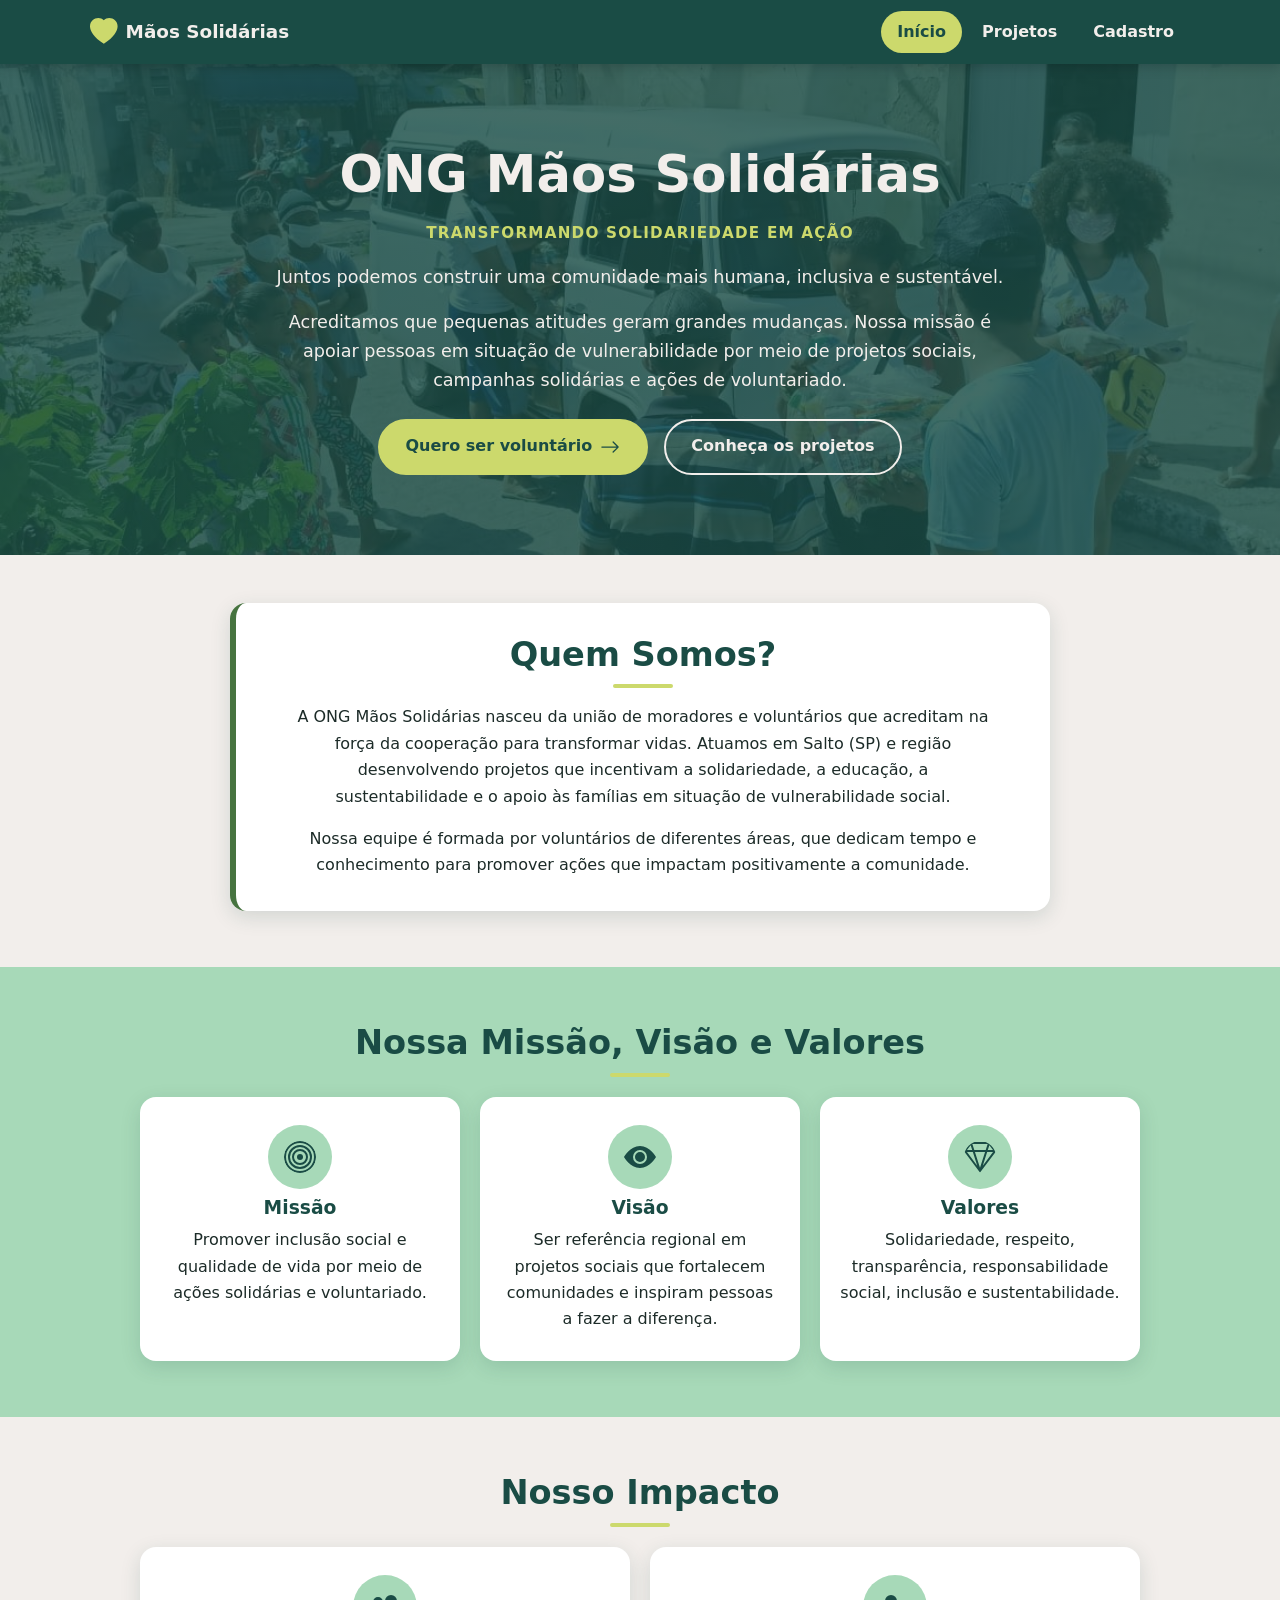
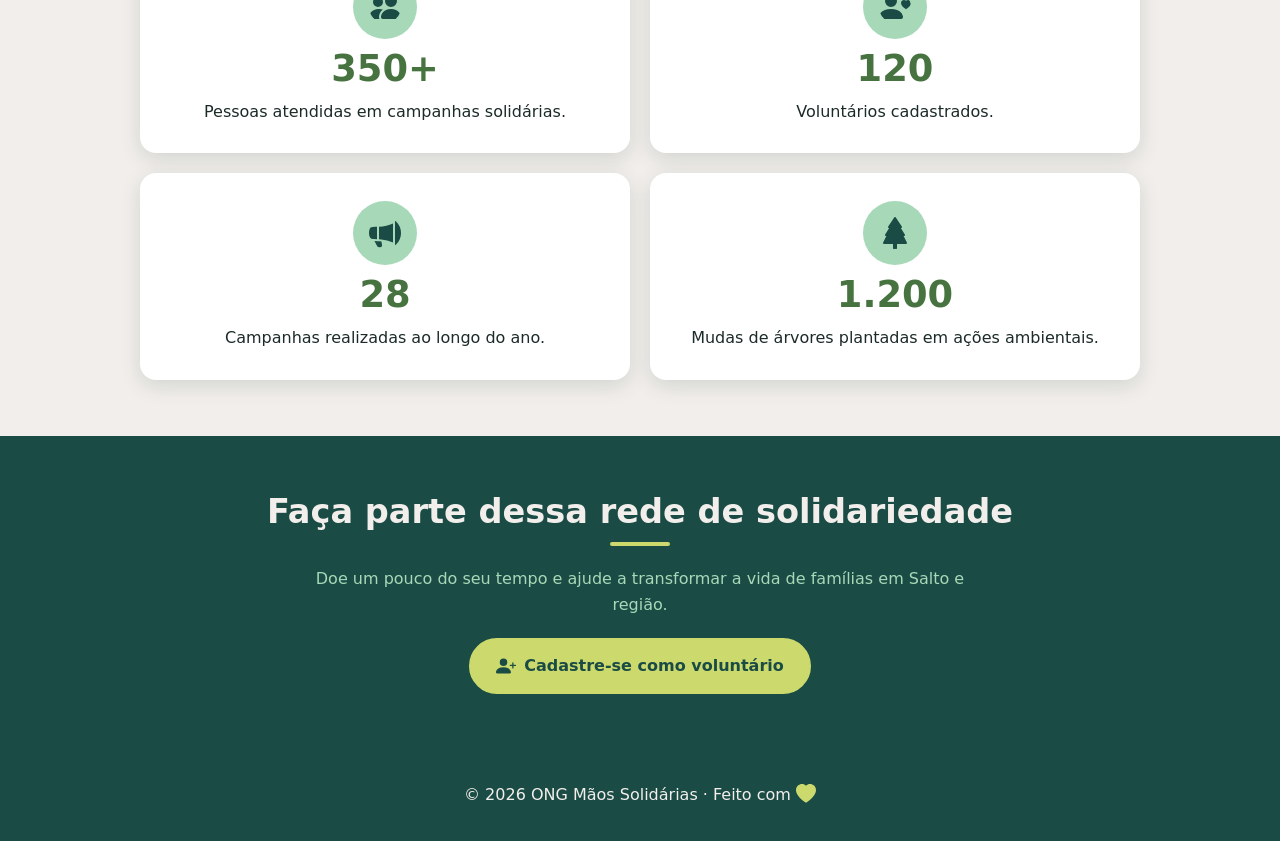
<file: index.html>
<!-- INDEX.HTML -->
<!DOCTYPE html>
<html lang="pt-br">

<head>
    <meta charset="UTF-8">
    <meta name="viewport" content="width=device-width, initial-scale=1.0">
    <title>ONG Mãos Solidárias</title>
    <link rel="stylesheet" href="./CSS/style.css">
    <link rel="stylesheet" href="./CSS/index.css">
</head>

<body>
    <header>
        <nav id="menu">
            <div class="horizontal">
                <a class="logo" href="./index.html"><svg class="icon " viewBox="0 0 16 16" aria-hidden="true"
                        focusable="false" xmlns="http://www.w3.org/2000/svg">
                        <path fill-rule="evenodd"
                            d="M8 1.314C12.438-3.248 23.534 4.735 8 15-7.534 4.736 3.562-3.248 8 1.314" />
                    </svg><span>Mãos Solidárias</span></a>
                <ul>
                    <li><a href="./index.html" aria-current="page">Início</a></li>
                    <li><a href="./projetos.html">Projetos</a></li>
                    <li><a href="./cadastro.html">Cadastro</a></li>
                </ul>
            </div>
        </nav>
    </header>

    <main>
        <!-- Quem somos -->
        <section>
            <div class="centralizado">
                <div class="banner">
                    <div class="cover">
                        <h1>ONG Mãos Solidárias</h1>
                        <p>Transformando solidariedade em ação</p>
                        <p>Juntos podemos construir uma comunidade mais humana, inclusiva e sustentável.</p>
                        <p>Acreditamos que pequenas atitudes geram grandes mudanças. Nossa missão é apoiar pessoas em
                            situação de vulnerabilidade por meio de projetos sociais, campanhas solidárias e ações de
                            voluntariado.</p>
                        <div class="hero-actions"><a class="btn" href="./cadastro.html">Quero ser voluntário <svg
                                    class="icon " viewBox="0 0 16 16" aria-hidden="true" focusable="false"
                                    xmlns="http://www.w3.org/2000/svg">
                                    <path fill-rule="evenodd"
                                        d="M1 8a.5.5 0 0 1 .5-.5h11.793l-3.147-3.146a.5.5 0 0 1 .708-.708l4 4a.5.5 0 0 1 0 .708l-4 4a.5.5 0 0 1-.708-.708L13.293 8.5H1.5A.5.5 0 0 1 1 8" />
                                </svg></a><a class="btn btn--outline" href="./projetos.html">Conheça os projetos</a>
                        </div>
                    </div>
                </div>

                <div class="quem-somos">
                    <h2>Quem Somos?</h2>
                    <p>A ONG Mãos Solidárias nasceu da união de moradores e voluntários que acreditam na força da
                        cooperação para transformar vidas. Atuamos em Salto (SP) e região desenvolvendo projetos que
                        incentivam a solidariedade, a educação, a sustentabilidade e o apoio às famílias em situação de
                        vulnerabilidade social.</p>
                    <p>Nossa equipe é formada por voluntários de diferentes áreas, que dedicam tempo e conhecimento para
                        promover ações que impactam positivamente a comunidade.</p>
                </div>
            </div>
        </section>

        <!-- Missão -->
        <section>
            <div class="centralizado">
                <h2>Nossa Missão, Visão e Valores</h2>

                <div class="column">
                    <div class="card">
                        <svg class="icon svg-card" viewBox="0 0 16 16" aria-hidden="true" focusable="false"
                            xmlns="http://www.w3.org/2000/svg">
                            <path d="M8 15A7 7 0 1 1 8 1a7 7 0 0 1 0 14m0 1A8 8 0 1 0 8 0a8 8 0 0 0 0 16" />
                            <path d="M8 13A5 5 0 1 1 8 3a5 5 0 0 1 0 10m0 1A6 6 0 1 0 8 2a6 6 0 0 0 0 12" />
                            <path d="M8 11a3 3 0 1 1 0-6 3 3 0 0 1 0 6m0 1a4 4 0 1 0 0-8 4 4 0 0 0 0 8" />
                            <path d="M9.5 8a1.5 1.5 0 1 1-3 0 1.5 1.5 0 0 1 3 0" />
                        </svg>
                        <h3>Missão</h3>
                        <p>Promover inclusão social e qualidade de vida por meio de ações solidárias e voluntariado.</p>
                    </div>

                    <div class="card">
                        <svg class="icon svg-card" viewBox="0 0 16 16" aria-hidden="true" focusable="false"
                            xmlns="http://www.w3.org/2000/svg">
                            <path d="M10.5 8a2.5 2.5 0 1 1-5 0 2.5 2.5 0 0 1 5 0" />
                            <path
                                d="M0 8s3-5.5 8-5.5S16 8 16 8s-3 5.5-8 5.5S0 8 0 8m8 3.5a3.5 3.5 0 1 0 0-7 3.5 3.5 0 0 0 0 7" />
                        </svg>
                        <h3>Visão</h3>
                        <p>Ser referência regional em projetos sociais que fortalecem comunidades e inspiram pessoas a
                            fazer a diferença.</p>
                    </div>

                    <div class="card">
                        <svg class="icon svg-card" viewBox="0 0 16 16" aria-hidden="true" focusable="false"
                            xmlns="http://www.w3.org/2000/svg">
                            <path
                                d="M3.1.7a.5.5 0 0 1 .4-.2h9a.5.5 0 0 1 .4.2l2.976 3.974c.149.185.156.45.01.644L8.4 15.3a.5.5 0 0 1-.8 0L.1 5.3a.5.5 0 0 1 0-.6zm11.386 3.785-1.806-2.41-.776 2.413zm-3.633.004.961-2.989H4.186l.963 2.995zM5.47 5.495 8 13.366l2.532-7.876zm-1.371-.999-.78-2.422-1.818 2.425zM1.499 5.5l5.113 6.817-2.192-6.82zm7.889 6.817 5.123-6.83-2.928.002z" />
                        </svg>
                        <h3>Valores</h3>
                        <p>Solidariedade, respeito, transparência, responsabilidade social, inclusão e sustentabilidade.
                        </p>
                    </div>
                </div>
            </div>
        </section>

        <!-- Impactos -->
        <section>
            <div class="centralizado">
                <h2>Nosso Impacto</h2>

                <div class="grid">
                    <div class="card">
                        <svg class="icon svg-card" viewBox="0 0 16 16" aria-hidden="true" focusable="false"
                            xmlns="http://www.w3.org/2000/svg">
                            <path
                                d="M7 14s-1 0-1-1 1-4 5-4 5 3 5 4-1 1-1 1zm4-6a3 3 0 1 0 0-6 3 3 0 0 0 0 6m-5.784 6A2.24 2.24 0 0 1 5 13c0-1.355.68-2.75 1.936-3.72A6.3 6.3 0 0 0 5 9c-4 0-5 3-5 4s1 1 1 1zM4.5 8a2.5 2.5 0 1 0 0-5 2.5 2.5 0 0 0 0 5" />
                        </svg>
                        <h3>350+</h3>
                        <p>Pessoas atendidas em campanhas solidárias.</p>
                    </div>

                    <div class="card">
                        <svg class="icon svg-card" viewBox="0 0 16 16" aria-hidden="true" focusable="false"
                            xmlns="http://www.w3.org/2000/svg">
                            <path
                                d="M9 5a3 3 0 1 1-6 0 3 3 0 0 1 6 0m-9 8c0 1 1 1 1 1h10s1 0 1-1-1-4-6-4-6 3-6 4m13.5-8.09c1.387-1.425 4.855 1.07 0 4.277-4.854-3.207-1.387-5.702 0-4.276Z" />
                        </svg>
                        <h3>120</h3>
                        <p>Voluntários cadastrados.</p>
                    </div>

                    <div class="card">
                        <svg class="icon svg-card" viewBox="0 0 16 16" aria-hidden="true" focusable="false"
                            xmlns="http://www.w3.org/2000/svg">
                            <path
                                d="M13 2.5a1.5 1.5 0 0 1 3 0v11a1.5 1.5 0 0 1-3 0zm-1 .724c-2.067.95-4.539 1.481-7 1.656v6.237a25 25 0 0 1 1.088.085c2.053.204 4.038.668 5.912 1.56zm-8 7.841V4.934c-.68.027-1.399.043-2.008.053A2.02 2.02 0 0 0 0 7v2c0 1.106.896 1.996 1.994 2.009l.496.008a64 64 0 0 1 1.51.048m1.39 1.081q.428.032.85.078l.253 1.69a1 1 0 0 1-.983 1.187h-.548a1 1 0 0 1-.916-.599l-1.314-2.48a66 66 0 0 1 1.692.064q.491.026.966.06" />
                        </svg>
                        <h3>28</h3>
                        <p>Campanhas realizadas ao longo do ano.</p>
                    </div>

                    <div class="card">
                        <svg class="icon svg-card" viewBox="0 0 16 16" aria-hidden="true" focusable="false"
                            xmlns="http://www.w3.org/2000/svg">
                            <path
                                d="M8.416.223a.5.5 0 0 0-.832 0l-3 4.5A.5.5 0 0 0 5 5.5h.098L3.076 8.735A.5.5 0 0 0 3.5 9.5h.191l-1.638 3.276a.5.5 0 0 0 .447.724H7V16h2v-2.5h4.5a.5.5 0 0 0 .447-.724L12.31 9.5h.191a.5.5 0 0 0 .424-.765L10.902 5.5H11a.5.5 0 0 0 .416-.777z" />
                        </svg>
                        <h3>1.200</h3>
                        <p>Mudas de árvores plantadas em ações ambientais.</p>
                    </div>
                </div>
            </div>
        </section>
        <section class="cta">
            <div class="centralizado">
                <h2>Faça parte dessa rede de solidariedade</h2>
                <p>Doe um pouco do seu tempo e ajude a transformar a vida de famílias em Salto e região.</p><a
                    class="btn" href="./cadastro.html"><svg class="icon " viewBox="0 0 16 16" aria-hidden="true"
                        focusable="false" xmlns="http://www.w3.org/2000/svg">
                        <path d="M1 14s-1 0-1-1 1-4 6-4 6 3 6 4-1 1-1 1zm5-6a3 3 0 1 0 0-6 3 3 0 0 0 0 6" />
                        <path fill-rule="evenodd"
                            d="M13.5 5a.5.5 0 0 1 .5.5V7h1.5a.5.5 0 0 1 0 1H14v1.5a.5.5 0 0 1-1 0V8h-1.5a.5.5 0 0 1 0-1H13V5.5a.5.5 0 0 1 .5-.5" />
                    </svg> Cadastre-se como voluntário</a>
            </div>
        </section>
    </main>

    <footer>
        <p>© 2026 ONG Mãos Solidárias · Feito com <svg class="icon " viewBox="0 0 16 16" aria-hidden="true"
                focusable="false" xmlns="http://www.w3.org/2000/svg">
                <path fill-rule="evenodd" d="M8 1.314C12.438-3.248 23.534 4.735 8 15-7.534 4.736 3.562-3.248 8 1.314" />
            </svg></p>
    </footer>
</body>

</html>
</file>
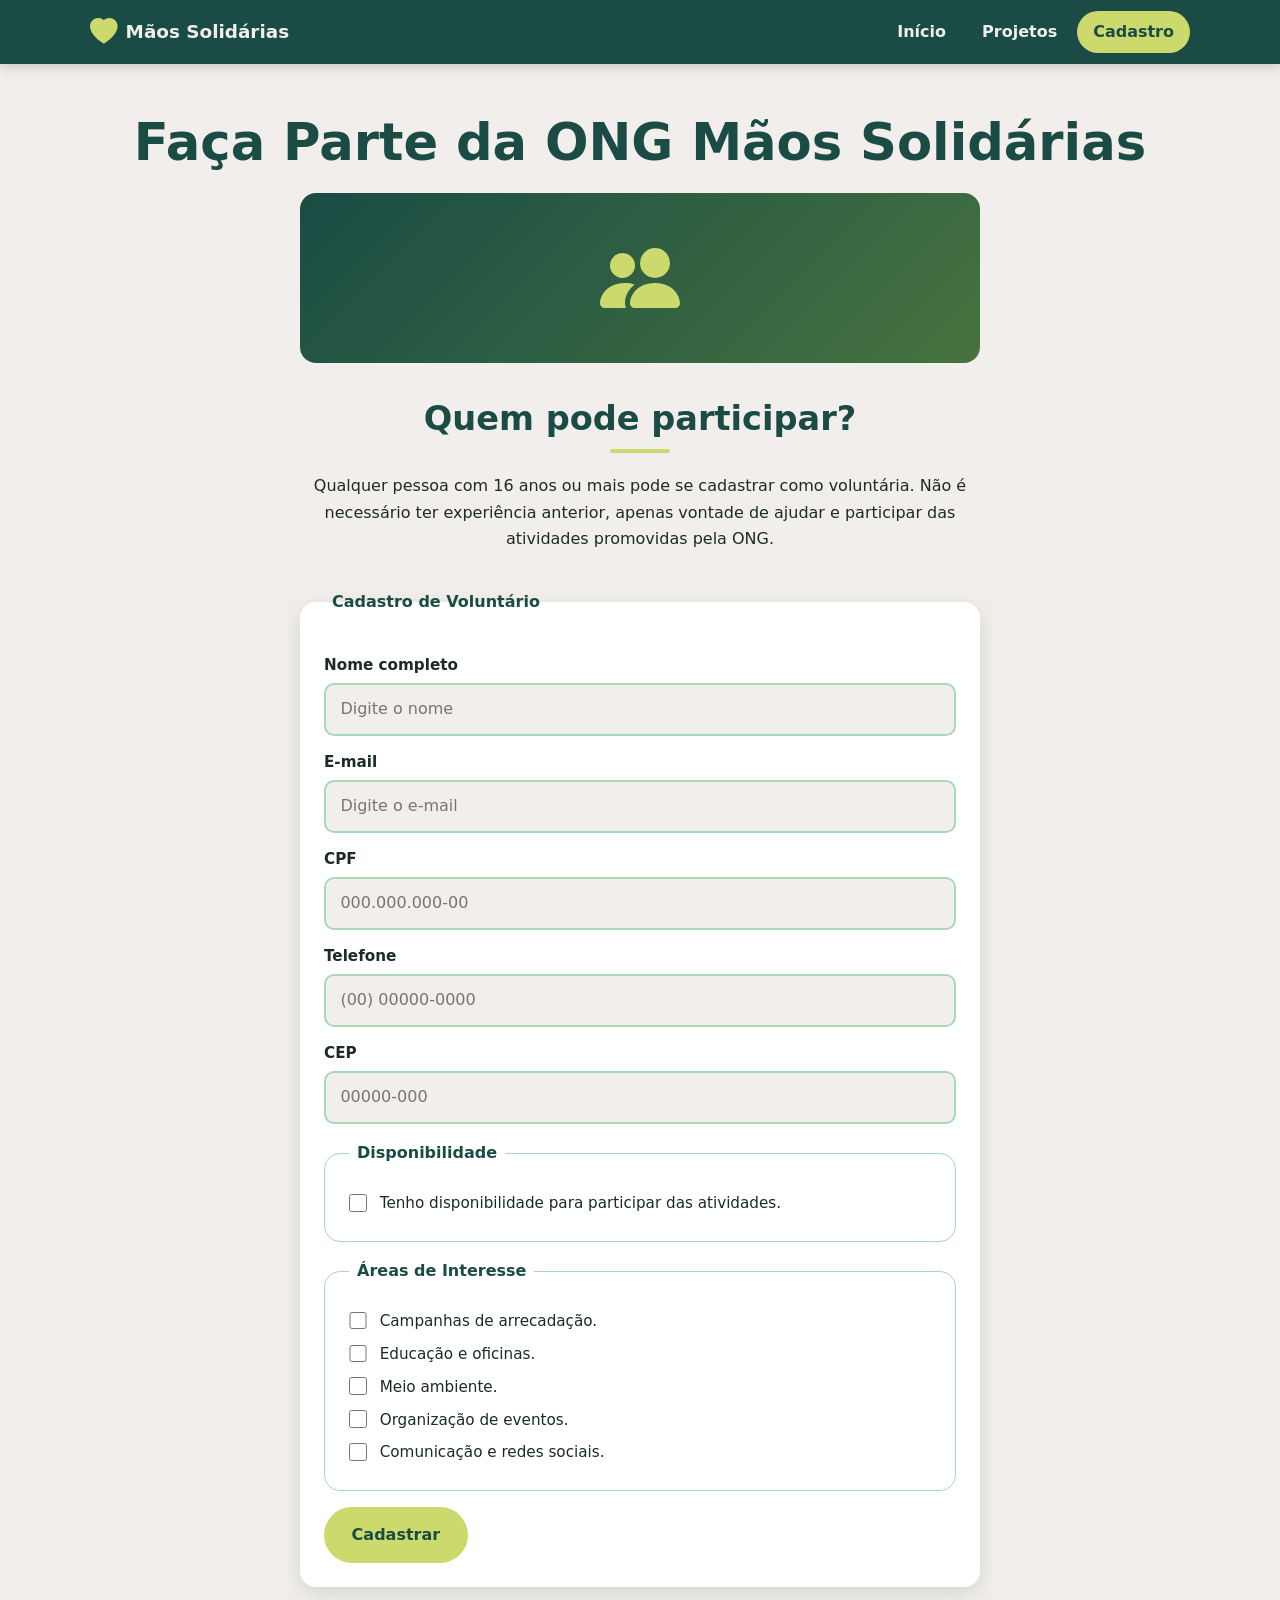
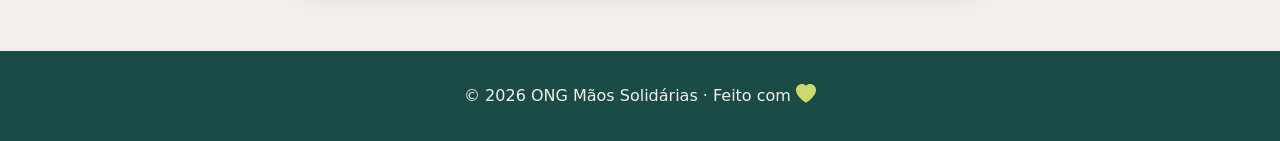
<file: cadastro.html>
<!-- CADASTRO.HTML -->
<!DOCTYPE html>
<html lang="pt-br">

<head>
    <meta charset="UTF-8">
    <meta name="viewport" content="width=device-width, initial-scale=1.0">
    <title>ONG Mãos Solidárias</title>
    <link rel="stylesheet" href="./CSS/style.css">
    <link rel="stylesheet" href="./CSS/cadastro.css">
</head>

<body>
    <header>
        <nav id="menu">
            <div class="horizontal">
                <a class="logo" href="./index.html"><svg class="icon " viewBox="0 0 16 16" aria-hidden="true"
                        focusable="false" xmlns="http://www.w3.org/2000/svg">
                        <path fill-rule="evenodd"
                            d="M8 1.314C12.438-3.248 23.534 4.735 8 15-7.534 4.736 3.562-3.248 8 1.314" />
                    </svg><span>Mãos Solidárias</span></a>
                <ul>
                    <li><a href="./index.html">Início</a></li>
                    <li><a href="./projetos.html">Projetos</a></li>
                    <li><a href="./cadastro.html" aria-current="page">Cadastro</a></li>
                </ul>
            </div>
        </nav>
    </header>

    <main>
        <div class="centralizado">
            <h1>Faça Parte da ONG Mãos Solidárias</h1>
            <div class="banner banner--cadastro" role="img" aria-label="Voluntários da ONG Mãos Solidárias"><svg
                    class="icon " viewBox="0 0 16 16" aria-hidden="true" focusable="false"
                    xmlns="http://www.w3.org/2000/svg">
                    <path
                        d="M7 14s-1 0-1-1 1-4 5-4 5 3 5 4-1 1-1 1zm4-6a3 3 0 1 0 0-6 3 3 0 0 0 0 6m-5.784 6A2.24 2.24 0 0 1 5 13c0-1.355.68-2.75 1.936-3.72A6.3 6.3 0 0 0 5 9c-4 0-5 3-5 4s1 1 1 1zM4.5 8a2.5 2.5 0 1 0 0-5 2.5 2.5 0 0 0 0 5" />
                </svg></div>

            <h2>Quem pode participar?</h2>
            <p>Qualquer pessoa com 16 anos ou mais pode se cadastrar como voluntária. Não é necessário ter experiência
                anterior, apenas vontade de ajudar e participar das atividades promovidas pela ONG.</p>

            <form>
                <fieldset>
                    <legend>Cadastro de Voluntário</legend>

                    <label for="nome">Nome completo</label>
                    <input type="text" id="nome" name="nome" placeholder="Digite o nome" required>

                    <label for="email">E-mail</label>
                    <input type="email" id="email" name="email" placeholder="Digite o e-mail" required>

                    <label for="cpf">CPF</label>
                    <input type="text" id="cpf" name="cpf" placeholder="000.000.000-00"
                        pattern="[0-9]{3}\.[0-9]{3}\.[0-9]{3}-[0-9]{2}" title="Digite o CPF no formato 000.000.000-00"
                        required>

                    <label for="telefone">Telefone</label>
                    <input type="tel" id="telefone" name="telefone" placeholder="(00) 00000-0000"
                        pattern="\([0-9]{2}\) [0-9]{5}-[0-9]{4}" title="Digite o telefone no formato (00) 00000-0000"
                        required>

                    <label for="cep">CEP</label>
                    <input type="text" id="cep" name="cep" placeholder="00000-000" pattern="[0-9]{5}-[0-9]{3}"
                        title="Digite o CEP no formato 00000-000" required>

                    <fieldset>
                        <legend>Disponibilidade</legend>
                        <input type="checkbox" id="disponivel" name="disponivel" required>
                        <label for="disponivel">Tenho disponibilidade para participar das atividades.</label>
                    </fieldset>

                    <fieldset>
                        <legend>Áreas de Interesse</legend>

                        <ul>
                            <li>
                                <input type="checkbox" id="camp-arrecadacao" name="interesses" value="arrecadacao">
                                <label for="camp-arrecadacao">Campanhas de arrecadação.</label>
                            </li>

                            <li>
                                <input type="checkbox" id="ed-of" name="interesses" value="educacao">
                                <label for="ed-of">Educação e oficinas.</label>
                            </li>

                            <li>
                                <input type="checkbox" id="ambiente" name="interesses" value="meio-ambiente">
                                <label for="ambiente">Meio ambiente.</label>
                            </li>

                            <li>
                                <input type="checkbox" id="eventos" name="interesses" value="eventos">
                                <label for="eventos">Organização de eventos.</label>
                            </li>

                            <li>
                                <input type="checkbox" id="redes-sociais" name="interesses" value="comunicacao">
                                <label for="redes-sociais">Comunicação e redes sociais.</label>
                            </li>
                        </ul>
                    </fieldset>

                    <button type="submit">Cadastrar</button>
                </fieldset>
            </form>
        </div>
    </main>

    <footer>
        <p>© 2026 ONG Mãos Solidárias · Feito com <svg class="icon " viewBox="0 0 16 16" aria-hidden="true"
                focusable="false" xmlns="http://www.w3.org/2000/svg">
                <path fill-rule="evenodd" d="M8 1.314C12.438-3.248 23.534 4.735 8 15-7.534 4.736 3.562-3.248 8 1.314" />
            </svg></p>
    </footer>
</body>

</html>
</file>
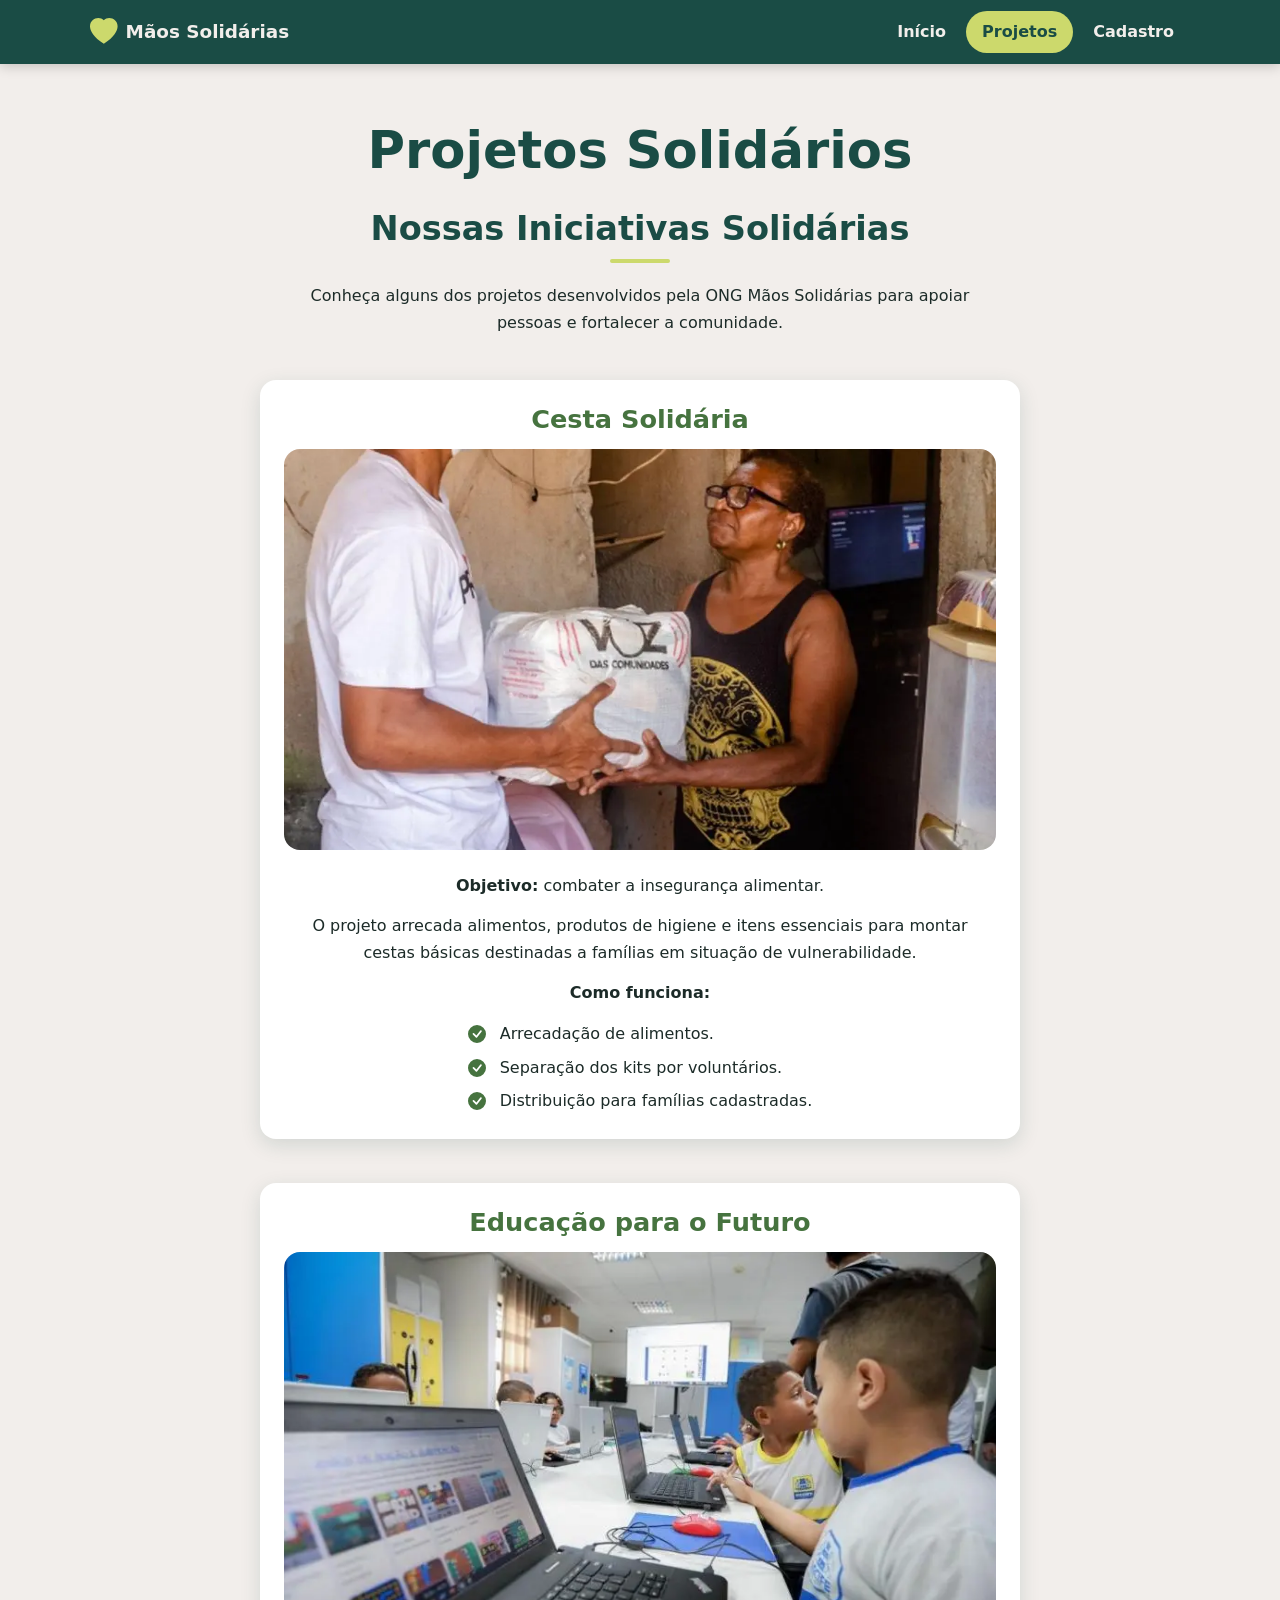
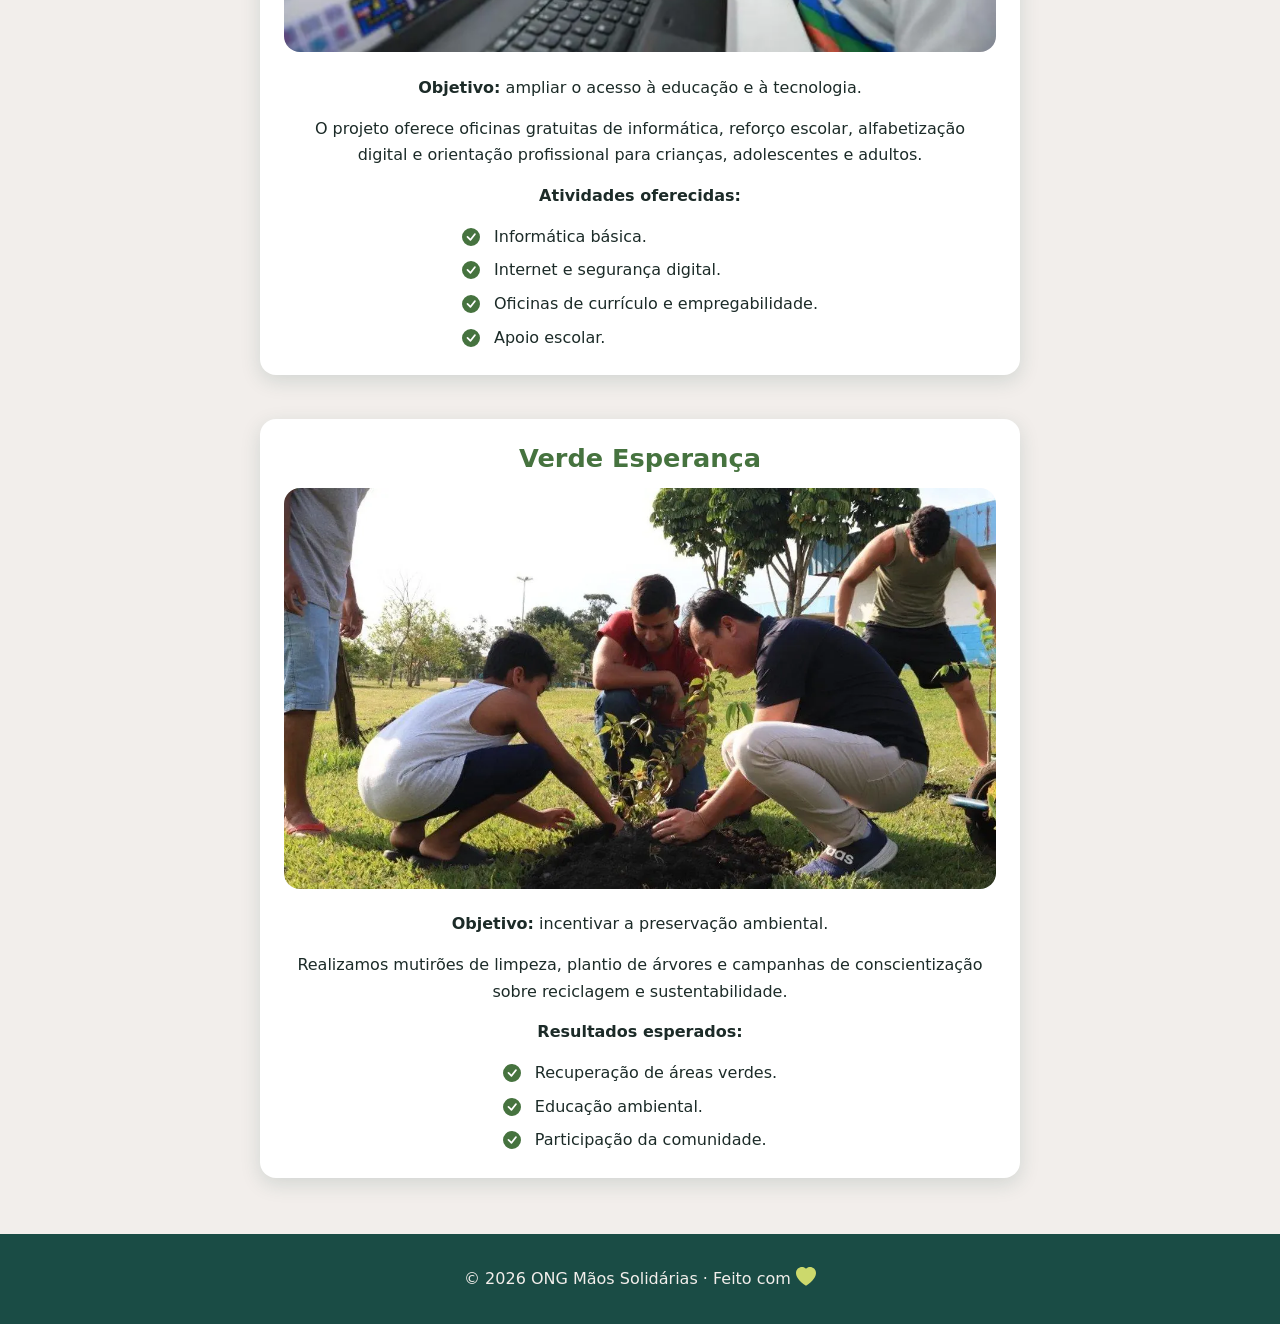
<file: projetos.html>
<!-- PROJETOS.HTML -->
<!DOCTYPE html>
<html lang="pt-br">

<head>
    <meta charset="UTF-8">
    <meta name="viewport" content="width=device-width, initial-scale=1.0">
    <title>ONG Mãos Solidárias</title>
    <link rel="stylesheet" href="./CSS/style.css">
    <link rel="stylesheet" href="./CSS/projetos.css">
</head>

<body>
    <header>
        <nav id="menu">
            <div class="horizontal">
                <a class="logo" href="./index.html"><svg class="icon " viewBox="0 0 16 16" aria-hidden="true"
                        focusable="false" xmlns="http://www.w3.org/2000/svg">
                        <path fill-rule="evenodd"
                            d="M8 1.314C12.438-3.248 23.534 4.735 8 15-7.534 4.736 3.562-3.248 8 1.314" />
                    </svg><span>Mãos Solidárias</span></a>
                <ul>
                    <li><a href="./index.html">Início</a></li>
                    <li><a href="./projetos.html" aria-current="page">Projetos</a></li>
                    <li><a href="./cadastro.html">Cadastro</a></li>
                </ul>
            </div>
        </nav>
    </header>

    <main>
        <section>
            <div class="centralizado">
                <h1>Projetos Solidários</h1>
                <h2>Nossas Iniciativas Solidárias</h2>
                <p>Conheça alguns dos projetos desenvolvidos pela ONG Mãos Solidárias para apoiar pessoas e fortalecer a
                    comunidade.</p>

                <article>
                    <h3>Cesta Solidária</h3>
                    <picture>
                        <source srcset="./img/Projetos/cesta-solidaria.webp" type="image/webp">
                        <source srcset="./img/Projetos/cesta-solidaria.avif" type="image/avif">
                        <img src="./img/Projetos/cesta-solidaria.jpg" alt="Voluntário entregando cesta solidária" class="banner">
                    </picture>
                    <p><strong>Objetivo:</strong> combater a insegurança alimentar.</p>
                    <p>O projeto arrecada alimentos, produtos de higiene e itens essenciais para montar cestas básicas
                        destinadas a famílias em situação de vulnerabilidade.</p>
                    <p><strong>Como funciona:</strong></p>
                    <ul>
                        <li>Arrecadação de alimentos.</li>
                        <li>Separação dos kits por voluntários.</li>
                        <li>Distribuição para famílias cadastradas.</li>
                    </ul>
                </article>

                <article>
                    <h3>Educação para o Futuro</h3>
                    <picture>
                        <source srcset="./img/Projetos/educacao.webp" type="image/webp">
                        <source srcset="./img/Projetos/educacao.avif" type="image/avif">
                        <img src="./img/Projetos/educacao.jpg" alt="Sala de informática e educação" class="banner">
                    </picture>
                    <p><strong>Objetivo:</strong> ampliar o acesso à educação e à tecnologia.</p>
                    <p>O projeto oferece oficinas gratuitas de informática, reforço escolar, alfabetização digital e
                        orientação profissional para crianças, adolescentes e adultos.</p>
                    <p><strong>Atividades oferecidas:</strong></p>
                    <ul>
                        <li>Informática básica.</li>
                        <li>Internet e segurança digital.</li>
                        <li>Oficinas de currículo e empregabilidade.</li>
                        <li>Apoio escolar.</li>
                    </ul>
                </article>

                <article>
                    <h3>Verde Esperança</h3>
                    <picture>
                        <source srcset="./img/Projetos/verde-esperanca.webp" type="image/webp">
                        <source srcset="./img/Projetos/verde-esperanca.avif" type="image/avif">
                        <img src="./img/Projetos/verde-esperanca.jpg" alt="Ação ambiental de plantio de árvores" class="banner">
                    </picture>
                    <p><strong>Objetivo:</strong> incentivar a preservação ambiental.</p>
                    <p>Realizamos mutirões de limpeza, plantio de árvores e campanhas de conscientização sobre
                        reciclagem e sustentabilidade.</p>
                    <p><strong>Resultados esperados:</strong></p>
                    <ul>
                        <li>Recuperação de áreas verdes.</li>
                        <li>Educação ambiental.</li>
                        <li>Participação da comunidade.</li>
                    </ul>
                </article>
            </div>
        </section>
    </main>

    <footer>
        <p>© 2026 ONG Mãos Solidárias · Feito com <svg class="icon " viewBox="0 0 16 16" aria-hidden="true"
                focusable="false" xmlns="http://www.w3.org/2000/svg">
                <path fill-rule="evenodd" d="M8 1.314C12.438-3.248 23.534 4.735 8 15-7.534 4.736 3.562-3.248 8 1.314" />
            </svg></p>
    </footer>
</body>

</html>
</file>
<file: CSS/style.css>
:root {
  --dark: #1a4c45;
  --mint: #a7d9b8;
  --green: #46733f;
  --lime: #ccd96c;
  --cream: #f2eeeb;
  --ink: #1c2b28;
  --radius: 16px;
  --shadow: 0 6px 20px rgba(26, 76, 69, .15);
  --ease: .25s ease;
  --check: url("data:image/svg+xml,%3Csvg xmlns='http://www.w3.org/2000/svg' width='16' height='16' fill='%2346733f' class='bi bi-check-circle-fill' viewBox='0 0 16 16'%3E  %3Cpath d='M16 8A8 8 0 1 1 0 8a8 8 0 0 1 16 0m-3.97-3.03a.75.75 0 0 0-1.08.022L7.477 9.417 5.384 7.323a.75.75 0 0 0-1.06 1.06L6.97 11.03a.75.75 0 0 0 1.079-.02l3.992-4.99a.75.75 0 0 0-.01-1.05z'/%3E%3C/svg%3E")
}

* {
  margin: 0;
  padding: 0;
  box-sizing: border-box
}

html {
  scroll-behavior: smooth
}

body {
  font-family: "Segoe UI", system-ui, Arial, sans-serif;
  background: var(--cream);
  color: var(--ink);
  line-height: 1.65;
  min-height: 100vh;
  display: flex;
  flex-direction: column
}

main {
  flex: 1
}

img,
svg {
  max-width: 100%
}

a {
  color: inherit;
  text-decoration: none
}

:focus-visible {
  outline: 3px solid var(--lime);
  outline-offset: 3px
}

.icon {
  width: 1.25em;
  height: 1.25em;
  fill: currentColor;
  flex: none;
  vertical-align: -.2em
}

/* Cabeçalho */
header {
  position: sticky;
  top: 0;
  z-index: 10;
  background: var(--dark);
  box-shadow: 0 2px 12px rgba(0, 0, 0, .2)
}

#menu .horizontal {
  display: flex;
  flex-wrap: wrap;
  justify-content: space-between;
  align-items: center;
  gap: .5rem 1.5rem;
  width: min(100% - 2rem, 1100px);
  margin: 0 auto;
  min-height: 64px
}

.logo {
  display: flex;
  align-items: center;
  gap: .5rem;
  font-weight: 800;
  color: var(--cream);
  font-size: 1.15rem
}

.logo .icon {
  color: var(--lime);
  width: 1.5em;
  height: 1.5em
}

#menu ul {
  display: flex;
  gap: .25rem;
  list-style: none
}

#menu ul a {
  display: block;
  padding: .5rem 1rem;
  border-radius: 999px;
  color: var(--cream);
  font-weight: 600;
  transition: background var(--ease), color var(--ease)
}

#menu ul a:hover {
  background: rgba(204, 217, 108, .2)
}

#menu ul a[aria-current="page"] {
  background: var(--lime);
  color: var(--dark)
}

/* Tipografia e layout */
h1,
h2,
h3 {
  line-height: 1.2;
  color: var(--dark)
}

h1 {
  font-size: clamp(2rem, 5vw, 3.2rem)
}

h2 {
  font-size: clamp(1.5rem, 3.5vw, 2.1rem);
  text-align: center
}

h2::after {
  content: "";
  display: block;
  width: 60px;
  height: 4px;
  border-radius: 4px;
  background: var(--lime);
  margin: .6rem auto 0
}

p {
  max-width: 68ch;
  width: 100%;
  margin: 0 auto;
  text-align: center
}

main>section {
  padding: 3.5rem 0
}

main>section:nth-of-type(even) {
  background: var(--mint)
}

.centralizado {
  display: flex;
  flex-direction: column;
  align-items: center;
  gap: 1.25rem;
  width: 100%;
  padding: 0 1rem
}

article {
  display: flex;
  flex-direction: column;
  align-items: center;
  width: 100%
}

.banner {
  width: 100%;
  border-radius: var(--radius)
}

.cover {
  display: flex;
  flex-direction: column;
  align-items: center;
  gap: 1rem;
  text-align: center;
  width: 100%
}

.quem-somos {
  display: flex;
  flex-direction: column;
  align-items: center;
  gap: 1rem;
  width: min(100%, 820px);
  padding: 2rem;
  background: var(--white, #fff);
  border-radius: var(--radius);
  border-left: 6px solid var(--green);
  box-shadow: var(--shadow)
}

.quem-somos h2 {
  text-align: left
}

.column,
.grid {
  display: grid;
  gap: 1.25rem;
  width: min(100%, 1000px)
}

.column {
  grid-template-columns: repeat(3, 1fr)
}

.grid {
  grid-template-columns: repeat(2, 1fr)
}

.card {
  display: flex;
  flex-direction: column;
  align-items: center;
  justify-content: flex-start;
  gap: .5rem;
  text-align: center;
  padding: 1.75rem 1.25rem;
  background: #fff;
  border-radius: var(--radius);
  box-shadow: var(--shadow);
  transition: transform var(--ease)
}

.card:hover {
  transform: translateY(-6px)
}

.svg-card {
  width: 4rem;
  height: 4rem;
  padding: 1rem;
  border-radius: 50%;
  background: var(--mint);
  fill: var(--dark)
}

.grid .card h3 {
  font-size: 2.3rem;
  color: var(--green)
}

/* Botões e formulário */
.btn,
button {
  display: inline-flex;
  align-items: center;
  justify-content: center;
  gap: .5rem;
  padding: .8rem 1.6rem;
  border: 2px solid var(--lime);
  border-radius: 999px;
  background: var(--lime);
  color: var(--dark);
  font: inherit;
  font-weight: 700;
  cursor: pointer;
  transition: background var(--ease), color var(--ease), transform var(--ease)
}

.btn:hover,
button:hover {
  background: var(--dark);
  color: var(--lime);
  transform: translateY(-2px)
}

.btn--outline {
  background: transparent;
  color: var(--cream);
  border-color: var(--cream)
}

.btn--outline:hover {
  background: var(--cream);
  color: var(--dark)
}

form {
  width: min(100%, 680px)
}

fieldset {
  margin: 1rem 0;
  padding: 1.5rem;
  border: 1px solid var(--mint);
  border-radius: var(--radius)
}

form>fieldset {
  background: #fff;
  box-shadow: var(--shadow);
  border: 0
}

legend {
  font-weight: 700;
  color: var(--dark);
  padding: 0 .5rem
}

label {
  display: block;
  margin-top: .9rem;
  font-weight: 600;
  font-size: .95rem
}

input:not([type="checkbox"]) {
  width: 100%;
  padding: .7rem .9rem;
  margin-top: .3rem;
  border: 2px solid var(--mint);
  border-radius: 10px;
  font: inherit;
  background: var(--cream);
  transition: border-color var(--ease)
}

input:not([type="checkbox"]):focus {
  outline: 0;
  border-color: var(--green)
}

input:user-invalid {
  border-color: #c0392b
}

input[type="checkbox"] {
  accent-color: var(--green);
  width: 1.1rem;
  height: 1.1rem;
  vertical-align: -.2rem
}

input[type="checkbox"]+label {
  display: inline;
  margin-left: .5rem;
  font-weight: 400
}

fieldset ul {
  list-style: none;
  display: grid;
  gap: .4rem
}

.form-status {
  margin-top: 1rem;
  padding: .8rem 1rem;
  border-radius: 10px;
  background: var(--mint);
  color: var(--dark);
  font-weight: 600
}

/* Rodapé */
footer {
  display: flex;
  justify-content: center;
  align-items: center;
  padding: 2rem 1rem;
  background: var(--dark)
}

footer p {
  color: var(--cream)
}

footer .icon {
  color: var(--lime)
}

@media (max-width:768px) {

  .column,
  .grid {
    grid-template-columns: 1fr
  }

  .quem-somos {
    padding: 1.25rem
  }
}

@media (max-width:520px) {
  .logo span {
    display: none
  }

  #menu .horizontal {
    justify-content: center
  }
}

@media (prefers-reduced-motion:reduce) {
  * {
    transition: none !important;
    scroll-behavior: auto !important
  }
}
</file>
<file: CSS/index.css>
main>section:first-child {
  padding: 0 0 3.5rem
}

main>section:first-child .centralizado {
  padding: 0 0 0;
  gap: 3rem
}

main > section:first-child .banner {
  border-radius: 0;
  padding: 5rem 1rem;
  color: var(--cream);
  background: linear-gradient(rgba(26, 76, 69, .82), rgba(26, 76, 69, .82)), url(../img/Inicio/voluntarios.jpg) center/cover no-repeat, var(--dark);
}

@supports (background-image: url('../img/Inicio/voluntarios.webp')) {
  main > section:first-child .banner {
    background-image: linear-gradient(rgba(26, 76, 69, .82), rgba(26, 76, 69, .82)), url(../img/Inicio/voluntarios.webp);
  }
}

@supports (background-image: url('../img/Inicio/voluntarios.avif')) {
  main > section:first-child .banner {
    background-image: linear-gradient(rgba(26, 76, 69, .82), rgba(26, 76, 69, .82)), url(../img/Inicio/voluntarios.avif);
  }
}


.banner h1 {
  color: var(--cream)
}

.cover p {
  color: var(--cream);
  font-size: 1.1rem
}

.cover p:first-of-type {
  color: var(--lime);
  font-weight: 700;
  letter-spacing: .08em;
  text-transform: uppercase;
  font-size: .95rem
}

.hero-actions {
  display: flex;
  flex-wrap: wrap;
  justify-content: center;
  gap: 1rem;
  margin-top: .5rem
}

.quem-somos {
  margin-inline: 1rem
}

.cta {
  background: var(--dark) !important;
  color: var(--cream)
}

.cta h2 {
  color: var(--cream)
}

.cta p {
  color: var(--mint)
}
</file>
<file: CSS/cadastro.css>
main>.centralizado {
    padding-block: 3rem
}

.banner--cadastro {
    display: grid;
    place-items: center;
    width: min(100%, 680px);
    height: 170px;
    background: linear-gradient(135deg, var(--dark), var(--green));
    color: var(--lime)
}

.banner--cadastro .icon {
    width: 5rem;
    height: 5rem
}

h2 {
    margin-top: 1rem
}
</file>
<file: CSS/projetos.css>
main>section h1 {
    text-align: center
}

main>section .centralizado>h2 {
    margin-top: .5rem
}

article {
    gap: .9rem;
    width: min(100%, 760px);
    padding: 1.5rem;
    margin-top: 1.5rem;
    background: #fff;
    border-radius: var(--radius);
    box-shadow: var(--shadow)
}

article h3 {
    font-size: 1.6rem;
    color: var(--green)
}

article img.banner {
    aspect-ratio: 16/9;
    object-fit: cover;
    background: var(--mint);
    color: var(--dark)
}

article ul {
    list-style: none;
    display: grid;
    gap: .45rem;
    width: fit-content;
    margin: 0 auto
}

article li {
    padding-left: 2rem;
    background: var(--check) no-repeat left .25rem/1.1rem
}
</file>
